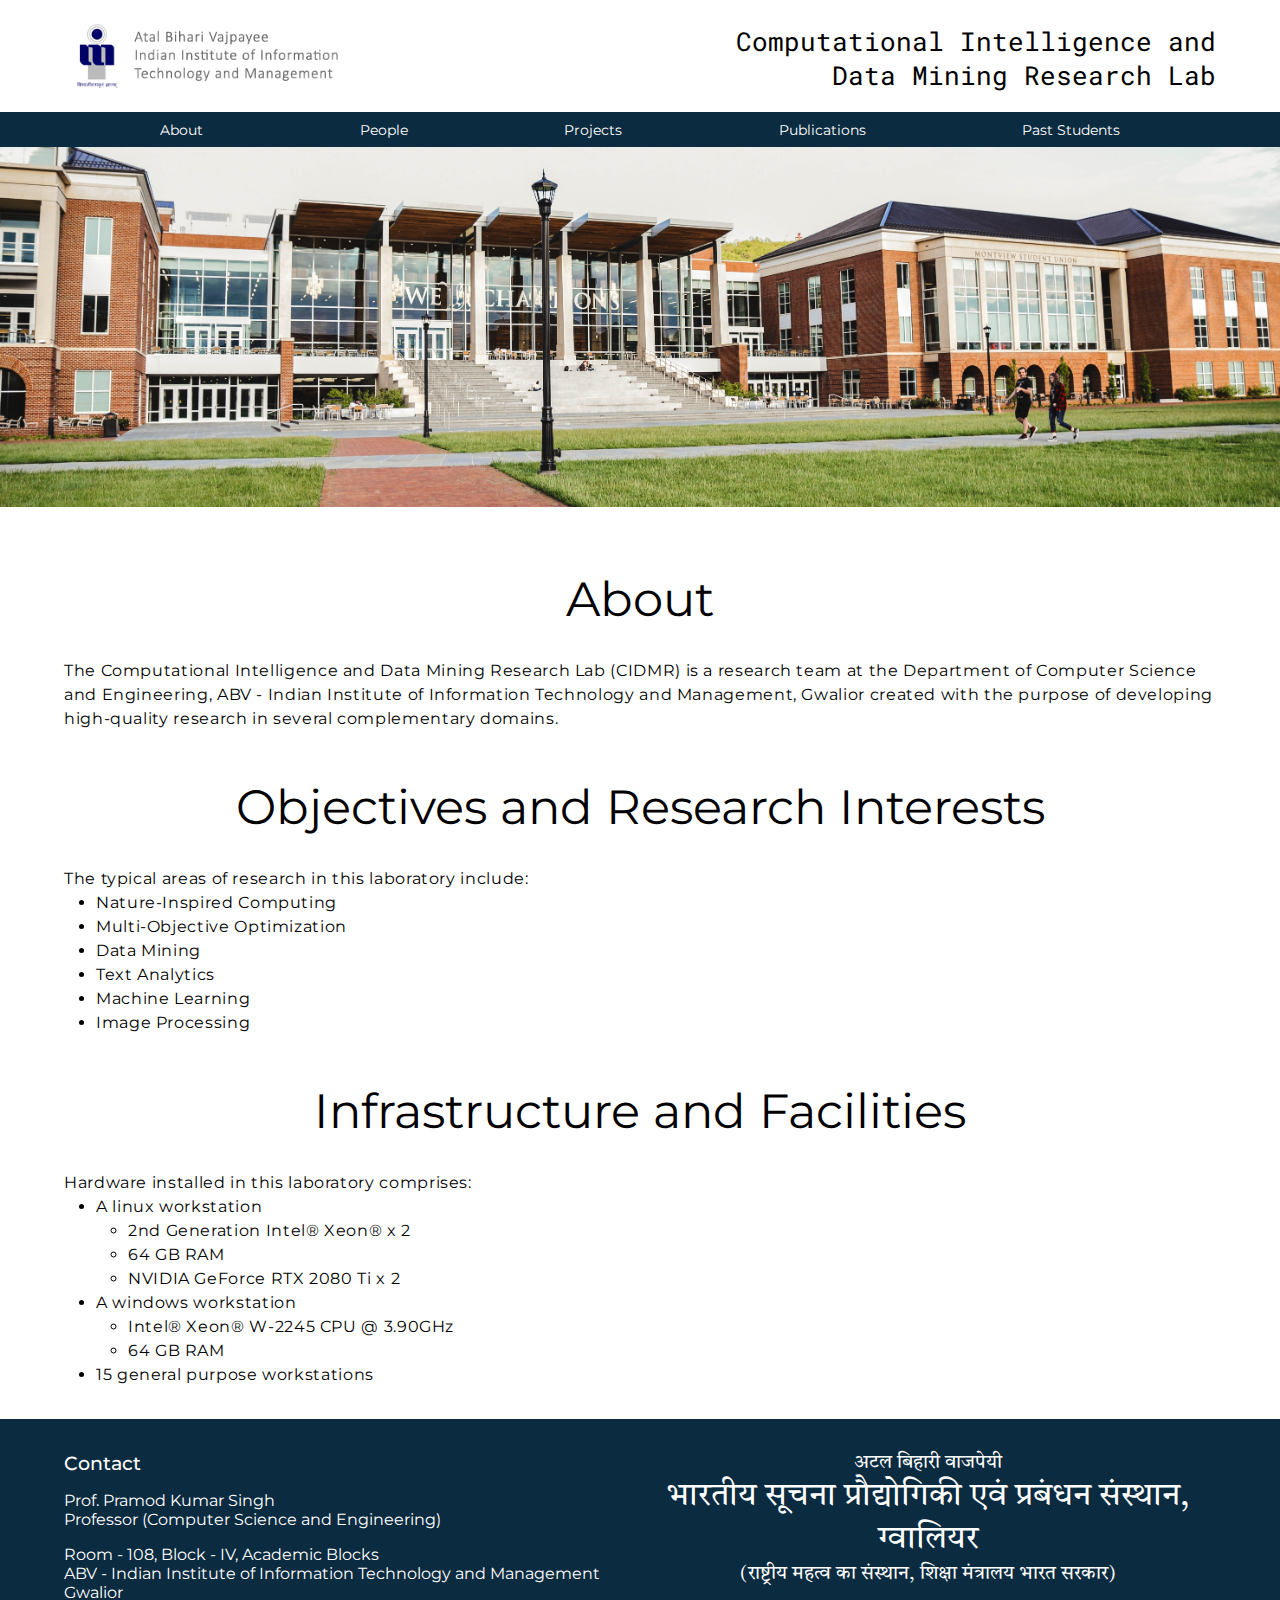
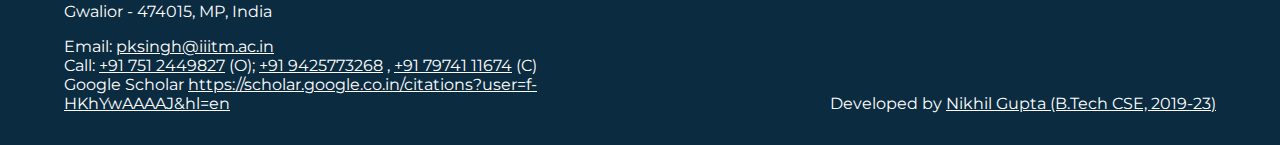
<file: index.html>
<!DOCTYPE html>
<html lang="en">
  <head>
    <meta charset="UTF-8" />
    <meta http-equiv="X-UA-Compatible" content="IE=edge" />
    <meta name="viewport" content="width=device-width, initial-scale=1.0" />
    <meta
      name="description"
      content="Computational Intelligence and Data Mining Research Lab"
    />
    <title>Home</title>
    <link rel="stylesheet" href="/global/global.style.css" />
    <link rel="stylesheet" href="/homepage.style.css" />
    <link rel="shortcut icon" href="favicon.ico" type="image/x-icon" />

    <!-- defered scripts -->
    <script src="/global/global.app.js" defer></script>
  </head>
  <body>
    <!-- header section -->
    <header>
      <div class="header-top-section padded-container">
        <div class="header-item logo-container">
          <a href="/">
            <img
              src="/assets/institute-logo.png"
              alt="institute-logo"
              class="logo"
              width="360"
              height="80"
            />
          </a>
        </div>
        <div class="header-item lab-name">
          <div>Computational Intelligence and</div>
          <div>Data Mining Research Lab</div>
        </div>
      </div>
      <nav class="full-width">
        <ul class="nav-links">
          <li class="nav-link"><a href="/">About</a></li>
          <li class="nav-link"><a href="/people">People</a></li>
          <li class="nav-link"><a href="/projects">Projects</a></li>
          <li class="nav-link"><a href="/publications">Publications</a></li>
          <li class="nav-link"><a href="/past-students">Past Students</a></li>
        </ul>
      </nav>
    </header>

    <!-- main section -->
    <main id="homepage-main">
      <div class="hero-image-container full-width">
        <img
          src="/assets/homepage/institute-building.jpg"
          alt="hero-image"
          class="hero-image"
        />
      </div>

      <section class="padded-container page-content">
        <h1 class="page-content-heading">About</h1>
        <p>
          The Computational Intelligence and Data Mining Research Lab (CIDMR) is
          a research team at the Department of Computer Science and Engineering,
          ABV - Indian Institute of Information Technology and Management,
          Gwalior created with the purpose of developing high-quality research
          in several complementary domains.
        </p>
      </section>
      <section class="padded-container page-content">
        <h1 class="page-content-heading">Objectives and Research Interests</h1>
        <p class="page-content-subheading">
          The typical areas of research in this laboratory include:
        </p>
        <ul>
          <li>Nature-Inspired Computing</li>
          <li>Multi-Objective Optimization</li>
          <li>Data Mining</li>
          <li>Text Analytics</li>
          <li>Machine Learning</li>
          <li>Image Processing</li>
        </ul>
      </section>

      <section class="padded-container page-content">
        <h1 class="page-content-heading">Infrastructure and Facilities</h1>
        <p class="page-content-subheading">
          Hardware installed in this laboratory comprises:
        </p>
        <ul>
          <li>
            A linux workstation
            <ul>
              <li>2nd Generation Intel® Xeon® x 2</li>
              <li>64 GB RAM</li>
              <li>NVIDIA GeForce RTX 2080 Ti x 2</li>
            </ul>
          </li>
          <li>
            A windows workstation
            <ul>
              <li>Intel® Xeon® W-2245 CPU @ 3.90GHz</li>
              <li>64 GB RAM</li>
            </ul>
          </li>
          <li>15 general purpose workstations</li>
        </ul>
      </section>
    </main>

    <!-- footer section -->
    <footer class="full-width">
      <div class="padded-container footer-container">
        <!-- contact section -->
        <div class="footer-child">
          <div class="footer-section">
            <div class="footer-title">Contact</div>
          </div>
          <div class="footer-section">
            <p>Prof. Pramod Kumar Singh</p>
            <p>Professor (Computer Science and Engineering)</p>
          </div>
          <div class="footer-section">
            <p>Room - 108, Block - IV, Academic Blocks</p>
            <p>
              ABV - Indian Institute of Information Technology and Management
              Gwalior
            </p>
            <p>Gwalior - 474015, MP, India</p>
          </div>
          <div class="footer-section">
            <p>
              Email:
              <a target="_blank" href="mailto:pksingh@iiitm.ac.in">
                pksingh@iiitm.ac.in
              </a>
            </p>
            <p>
              Call:
              <a target="_blank" href="tel:+91 751 2449827">+91 751 2449827</a>
              (O);
              <a target="_blank" href="tel:+91 9425773268">+91 9425773268</a> ,
              <a target="_blank" href="tel:+91 79741 11674">+91 79741 11674</a>
              (C)
            </p>
            <p>
              Google Scholar
              <a
                target="_blank"
                href="https://scholar.google.co.in/citations?user=f-HKhYwAAAAJ&hl=en"
              >
                https://scholar.google.co.in/citations?user=f-HKhYwAAAAJ&hl=en
              </a>
            </p>
          </div>
        </div>

        <!-- institute name and developed by section -->
        <div class="footer-child">
          <div class="footer-section">
            <div class="institute-name-hindi-container">
              <p>अटल बिहारी वाजपेयी</p>
              <p class="paragraph-emphasis">
                भारतीय सूचना प्रौद्योगिकी एवं प्रबंधन संस्थान, ग्वालियर
              </p>
              <p>(राष्ट्रीय महत्व का संस्थान, शिक्षा मंत्रालय भारत सरकार)</p>
            </div>
          </div>
          <div class="footer-section">
            <p>
              Developed by
              <a target="_blank" href="https://www.linkedin.com/in/theninza">
                Nikhil Gupta (B.Tech CSE, 2019-23)
              </a>
            </p>
          </div>
        </div>
      </div>
    </footer>

    <div class="scroll-to-top">^</div>
  </body>
</html>
</file>
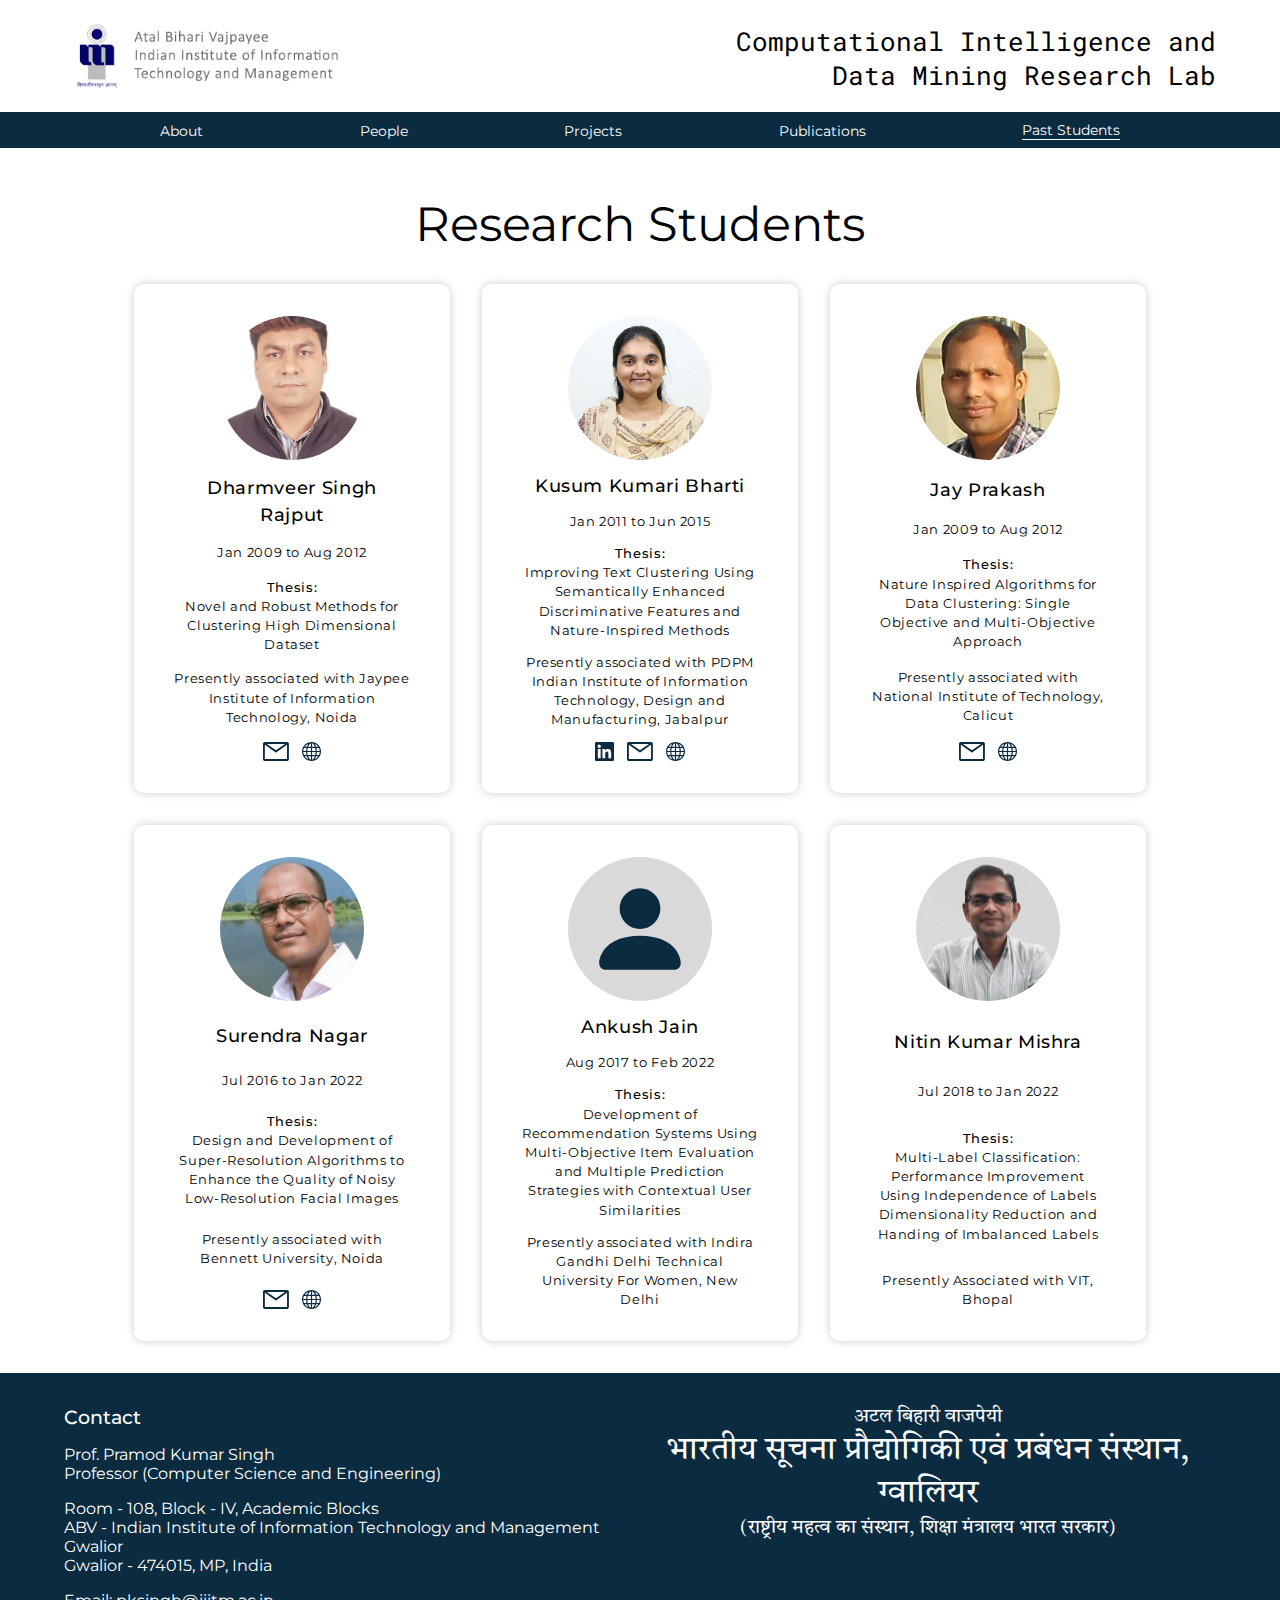
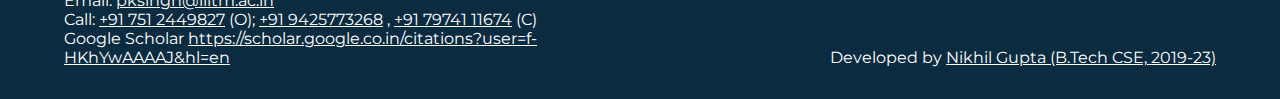
<file: past-students/index.html>
<!DOCTYPE html>
<html lang="en">
  <head>
    <meta charset="UTF-8" />
    <meta http-equiv="X-UA-Compatible" content="IE=edge" />
    <meta name="viewport" content="width=device-width, initial-scale=1.0" />
    <meta
      name="description"
      content="Computational Intelligence and Data Mining Research Lab"
    />
    <title>People</title>
    <link rel="stylesheet" href="/global/global.style.css" />
    <link rel="stylesheet" href="/people/people.style.css" />
    <!-- defered scripts -->
    <script src="/global/global.app.js" defer></script>
    <script src="/people/carousel.js" defer></script>
  </head>
  <body>
    <!-- header section -->
    <header>
      <div class="header-top-section padded-container">
        <div class="header-item logo-container">
          <a href="/">
            <img
              src="/assets/institute-logo.png"
              alt="institute-logo"
              class="logo"
              width="360"
              height="80"
            />
          </a>
        </div>
        <div class="header-item lab-name">
          <div>Computational Intelligence and</div>
          <div>Data Mining Research Lab</div>
        </div>
      </div>
      <nav class="full-width">
        <ul class="nav-links">
          <li class="nav-link"><a href="/">About</a></li>
          <li class="nav-link"><a href="/people">People</a></li>
          <li class="nav-link"><a href="/projects">Projects</a></li>
          <li class="nav-link"><a href="/publications">Publications</a></li>
          <li class="nav-link"><a href="/past-students">Past Students</a></li>
        </ul>
      </nav>
    </header>

    <!-- main section -->
    <main>
      <!-- Cards -->
      <section class="padded-container page-content">
        <h1 class="page-content-heading">Research Students</h1>
        <div class="card-container">
          <div class="card" id="dharmveer-singh-rajput">
            <div class="card-section">
              <div class="card-profile-container">
                <img
                  src="/assets/profile/dharmveer.jpeg"
                  alt="profile"
                  class="card-profile-image"
                />
              </div>
            </div>
            <div class="card-section">
              <div class="card-text card-heading">Dharmveer Singh Rajput</div>
            </div>
            <div class="card-section">
              <div class="card-text">Jan 2009 to Aug 2012</div>
            </div>
            <div class="card-section">
              <div class="card-text card-subheading">Thesis:</div>
              <div class="card-text">
                Novel and Robust Methods for Clustering High Dimensional Dataset
              </div>
            </div>
            <div class="card-section">
              <div class="card-text">
                Presently associated with Jaypee Institute of Information
                Technology, Noida
              </div>
            </div>

            <div class="card-section">
              <div class="card-links">
                <a target="_blank" href="mailto:dharmveer.rajpoot@jiit.ac.in">
                  <img
                    src="/assets/icons/mail.svg"
                    alt="mail"
                    class="card-link-icon"
                  />
                </a>
                <a
                  target="_blank"
                  href="https://www.jiit.ac.in/dr-dharmveer-singh-rajpoot"
                >
                  <img
                    src="/assets/icons/web.svg"
                    alt="website"
                    class="card-link-icon"
                  />
                </a>
              </div>
            </div>
          </div>

          <div class="card" id="kusum-kumari-bharti">
            <div class="card-section">
              <div class="card-profile-container">
                <img
                  src="/assets/profile/kusum.jpeg"
                  alt="profile"
                  class="card-profile-image"
                />
              </div>
            </div>
            <div class="card-section">
              <div class="card-text card-heading">Kusum Kumari Bharti</div>
            </div>
            <div class="card-section">
              <div class="card-text">Jan 2011 to Jun 2015</div>
            </div>
            <div class="card-section">
              <div class="card-text card-subheading">Thesis:</div>
              <div class="card-text">
                Improving Text Clustering Using Semantically Enhanced
                Discriminative Features and Nature-Inspired Methods
              </div>
            </div>
            <div class="card-section">
              <div class="card-text">
                Presently associated with PDPM Indian Institute of Information
                Technology, Design and Manufacturing, Jabalpur
              </div>
            </div>

            <div class="card-section">
              <div class="card-links">
                <a
                  target="_blank"
                  href="https://www.linkedin.com/in/kusum-kumari-bharti-10598627/"
                >
                  <img
                    src="/assets/icons/linkedin.svg"
                    alt="linkedin"
                    class="card-link-icon"
                  />
                </a>
                <a target="_blank" href="mailto:kusum@iiitdmj.ac.in">
                  <img
                    src="/assets/icons/mail.svg"
                    alt="mail"
                    class="card-link-icon"
                  />
                </a>
                <a
                  target="_blank"
                  href="http://cse.iiitdmj.ac.in/faculty_page.php?id=kusum@iiitdmj.ac.in"
                >
                  <img
                    src="/assets/icons/web.svg"
                    alt="website"
                    class="card-link-icon"
                  />
                </a>
              </div>
            </div>
          </div>

          <div class="card" id="jai-prakash">
            <div class="card-section">
              <div class="card-profile-container">
                <img
                  src="/assets/profile/jayprakash.jpeg"
                  alt="profile"
                  class="card-profile-image"
                />
              </div>
            </div>
            <div class="card-section">
              <div class="card-text card-heading">Jay Prakash</div>
            </div>
            <div class="card-section">
              <div class="card-text">Jan 2009 to Aug 2012</div>
            </div>
            <div class="card-section">
              <div class="card-text card-subheading">Thesis:</div>
              <div class="card-text">
                Nature Inspired Algorithms for Data Clustering: Single Objective
                and Multi-Objective Approach
              </div>
            </div>
            <div class="card-section">
              <div class="card-text">
                Presently associated with National Institute of Technology,
                Calicut
              </div>
            </div>

            <div class="card-section">
              <div class="card-links">
                <a target="_blank" href="mailto:jayprakash@nitc.ac.in">
                  <img
                    src="/assets/icons/mail.svg"
                    alt="mail"
                    class="card-link-icon"
                  />
                </a>
                <a
                  target="_blank"
                  href="https://people.cse.nitc.ac.in/jayprakash/"
                >
                  <img
                    src="/assets/icons/web.svg"
                    alt="website"
                    class="card-link-icon"
                  />
                </a>
              </div>
            </div>
          </div>

          <div class="card" id="surendra-nagar">
            <div class="card-section">
              <div class="card-profile-container">
                <img
                  src="/assets/profile/surendra.jpg"
                  alt="profile"
                  class="card-profile-image"
                />
              </div>
            </div>
            <div class="card-section">
              <div class="card-text card-heading">Surendra Nagar</div>
            </div>
            <div class="card-section">
              <div class="card-text">Jul 2016 to Jan 2022</div>
            </div>
            <div class="card-section">
              <div class="card-text card-subheading">Thesis:</div>
              <div class="card-text">
                Design and Development of Super-Resolution Algorithms to Enhance
                the Quality of Noisy Low-Resolution Facial Images
              </div>
            </div>
            <div class="card-section">
              <div class="card-text">
                Presently associated with Bennett University, Noida
              </div>
            </div>

            <div class="card-section">
              <div class="card-links">
                <a target="_blank" href="mailto:surendra.nagar@bennett.edu.in">
                  <img
                    src="/assets/icons/mail.svg"
                    alt="mail"
                    class="card-link-icon"
                  />
                </a>
                <a
                  target="_blank"
                  href="https://www.bennett.edu.in/faculties/dr-surendra-nagar/"
                >
                  <img
                    src="/assets/icons/web.svg"
                    alt="website"
                    class="card-link-icon"
                  />
                </a>
              </div>
            </div>
          </div>

          <div class="card" id="ankush-jain">
            <div class="card-section">
              <div class="card-profile-container">
                <img
                  src="/assets/profile/anonymous.svg"
                  alt="profile"
                  class="card-profile-image"
                />
              </div>
            </div>
            <div class="card-section">
              <div class="card-text card-heading">Ankush Jain</div>
            </div>
            <div class="card-section">
              <div class="card-text">Aug 2017 to Feb 2022</div>
            </div>
            <div class="card-section">
              <div class="card-text card-subheading">Thesis:</div>
              <div class="card-text">
                Development of Recommendation Systems Using Multi-Objective Item
                Evaluation and Multiple Prediction Strategies with Contextual
                User Similarities
              </div>
            </div>
            <div class="card-section">
              <div class="card-text">
                Presently associated with Indira Gandhi Delhi Technical
                University For Women, New Delhi
              </div>
            </div>
          </div>
          <div class="card" id="nitin-kumar-mishra">
            <div class="card-section">
              <div class="card-profile-container">
                <img
                  src="/assets/profile/nitin.jpg"
                  alt="profile"
                  class="card-profile-image"
                />
              </div>
            </div>
            <div class="card-section">
              <div class="card-text card-heading">Nitin Kumar Mishra</div>
            </div>
            <div class="card-section">
              <div class="card-text">Jul 2018 to Jan 2022</div>
            </div>
            <div class="card-section">
              <div class="card-text card-subheading">Thesis:</div>
              <div class="card-text">
                Multi-Label Classification: Performance Improvement Using
                Independence of Labels Dimensionality Reduction and Handing of
                Imbalanced Labels
              </div>
            </div>
            <div class="card-section">
              <div class="card-text">Presently Associated with VIT, Bhopal</div>
            </div>
          </div>
        </div>
      </section>
    </main>

    <!-- footer section -->
    <footer class="full-width">
      <div class="padded-container footer-container">
        <!-- contact section -->
        <div class="footer-child">
          <div class="footer-section">
            <div class="footer-title">Contact</div>
          </div>
          <div class="footer-section">
            <p>Prof. Pramod Kumar Singh</p>
            <p>Professor (Computer Science and Engineering)</p>
          </div>
          <div class="footer-section">
            <p>Room - 108, Block - IV, Academic Blocks</p>
            <p>
              ABV - Indian Institute of Information Technology and Management
              Gwalior
            </p>
            <p>Gwalior - 474015, MP, India</p>
          </div>
          <div class="footer-section">
            <p>
              Email:
              <a target="_blank" href="mailto:pksingh@iiitm.ac.in">
                pksingh@iiitm.ac.in
              </a>
            </p>
            <p>
              Call:
              <a target="_blank" href="tel:+91 751 2449827">+91 751 2449827</a>
              (O);
              <a target="_blank" href="tel:+91 9425773268">+91 9425773268</a> ,
              <a target="_blank" href="tel:+91 79741 11674">+91 79741 11674</a>
              (C)
            </p>
            <p>
              Google Scholar
              <a
                target="_blank"
                href="https://scholar.google.co.in/citations?user=f-HKhYwAAAAJ&hl=en"
              >
                https://scholar.google.co.in/citations?user=f-HKhYwAAAAJ&hl=en
              </a>
            </p>
          </div>
        </div>

        <!-- institute name and developed by section -->
        <div class="footer-child">
          <div class="footer-section">
            <div class="institute-name-hindi-container">
              <p>अटल बिहारी वाजपेयी</p>
              <p class="paragraph-emphasis">
                भारतीय सूचना प्रौद्योगिकी एवं प्रबंधन संस्थान, ग्वालियर
              </p>
              <p>(राष्ट्रीय महत्व का संस्थान, शिक्षा मंत्रालय भारत सरकार)</p>
            </div>
          </div>
          <div class="footer-section">
            <p>
              Developed by
              <a target="_blank" href="https://www.linkedin.com/in/theninza">
                Nikhil Gupta (B.Tech CSE, 2019-23)
              </a>
            </p>
          </div>
        </div>
      </div>
    </footer>

    <div class="scroll-to-top">^</div>
  </body>
</html>
</file>
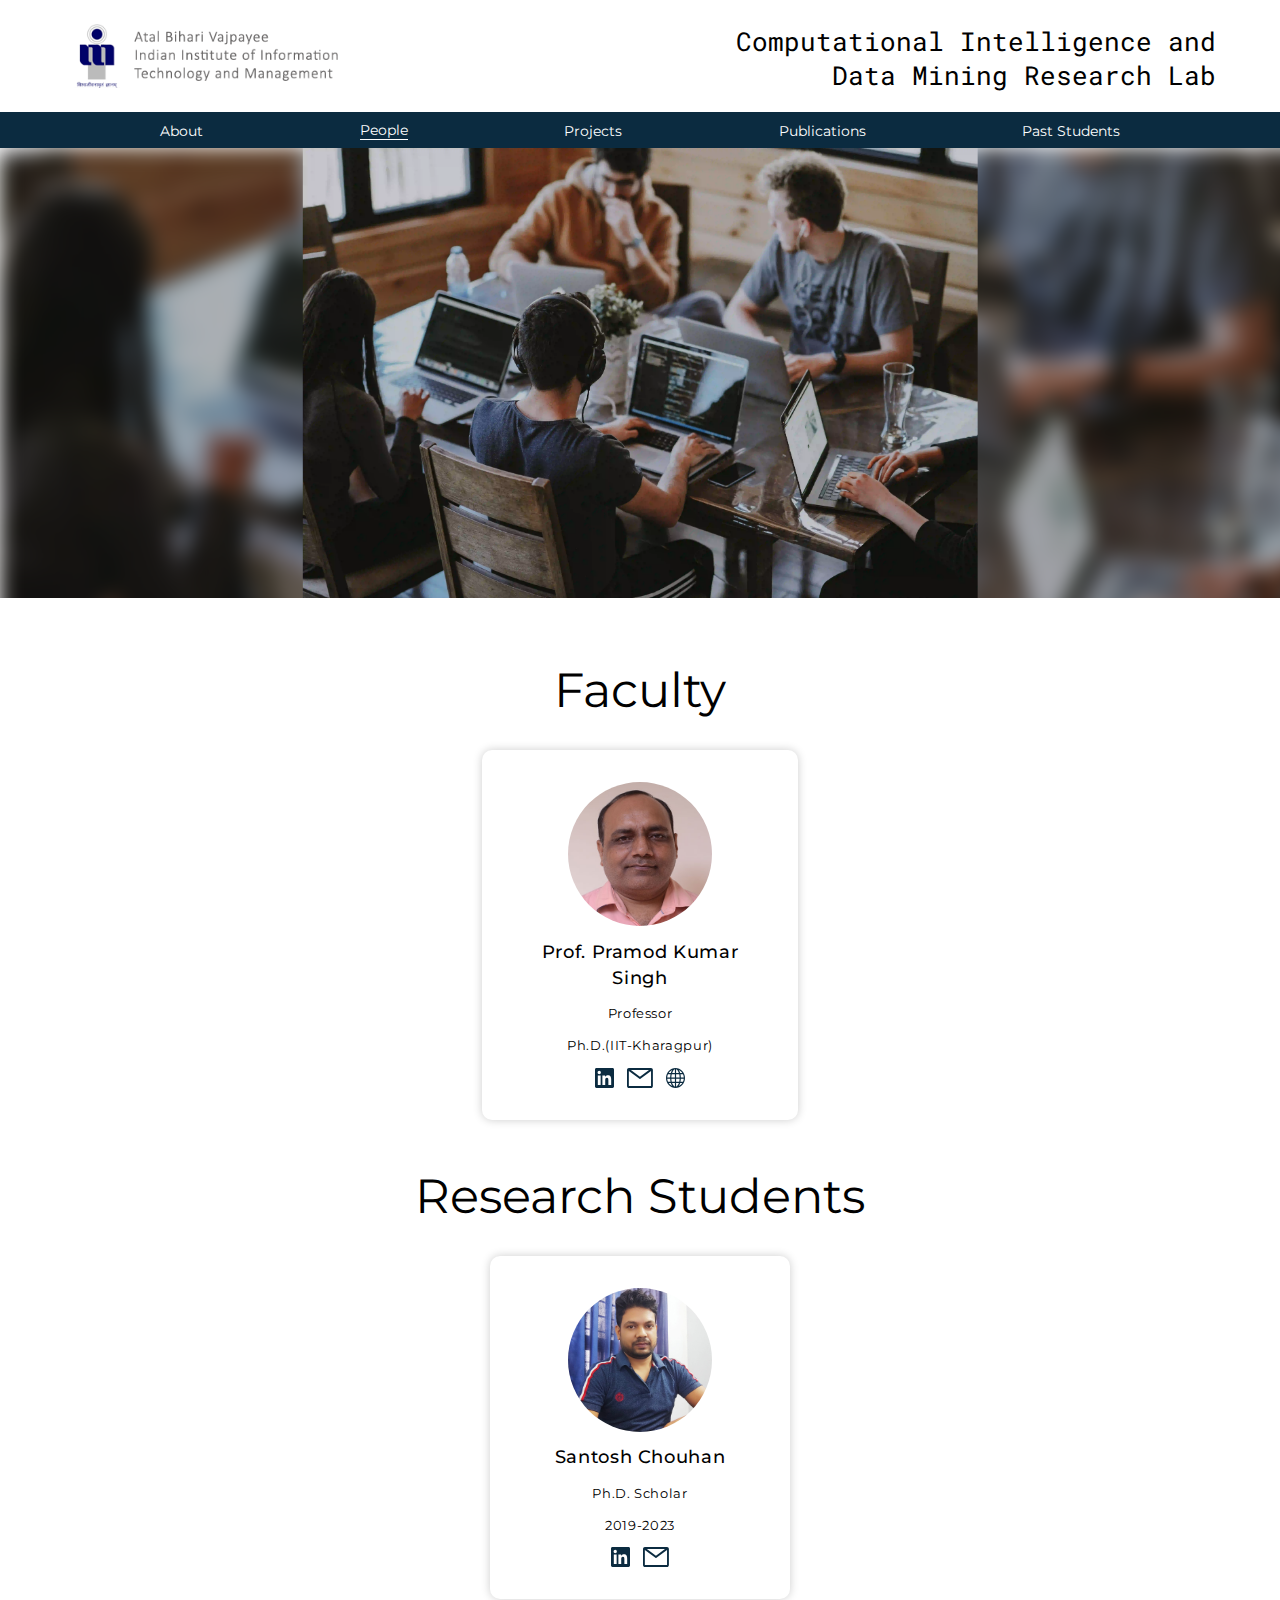
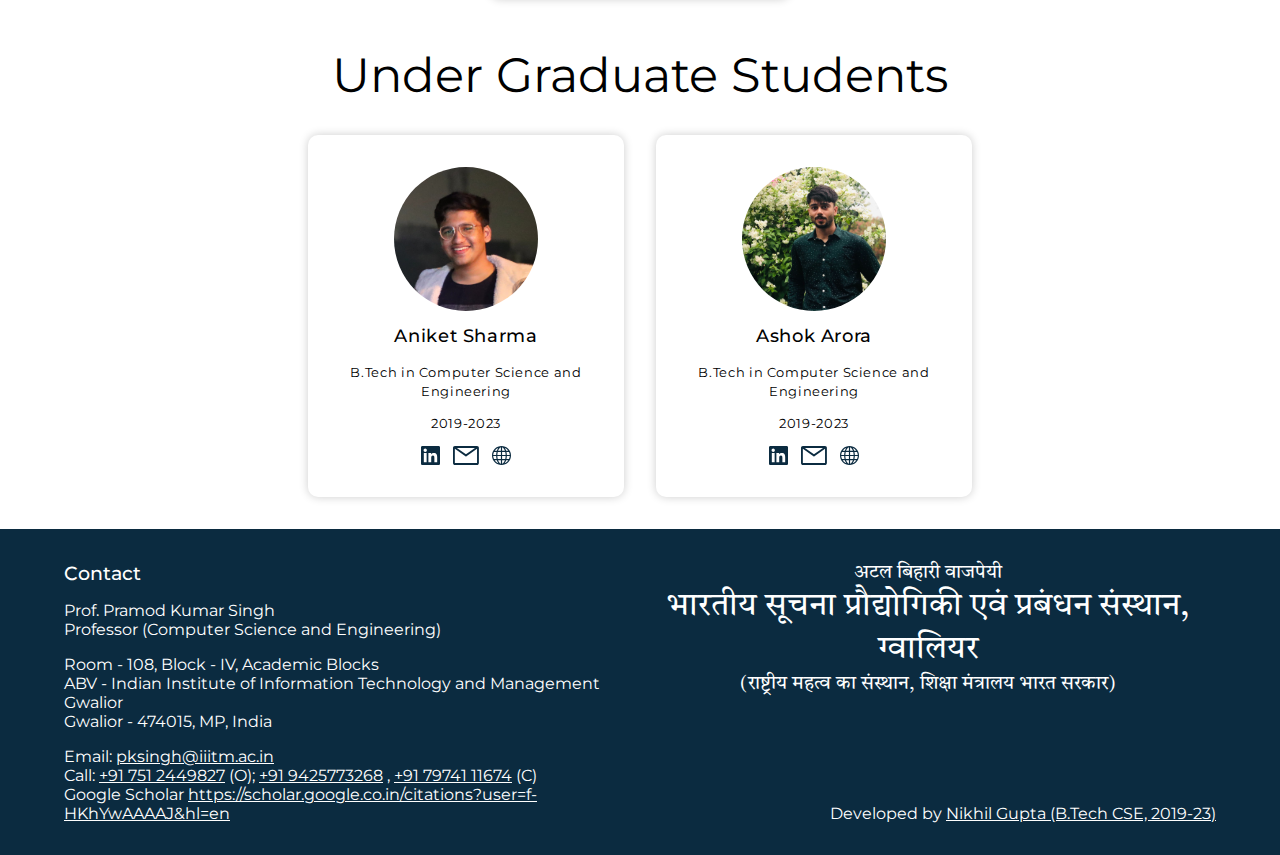
<file: people/index.html>
<!DOCTYPE html>
<html lang="en">
  <head>
    <meta charset="UTF-8" />
    <meta http-equiv="X-UA-Compatible" content="IE=edge" />
    <meta name="viewport" content="width=device-width, initial-scale=1.0" />
    <meta
      name="description"
      content="Computational Intelligence and Data Mining Research Lab"
    />
    <title>People</title>
    <link rel="stylesheet" href="/global/global.style.css" />
    <link rel="stylesheet" href="/people/people.style.css" />

    <!-- swiper js imports -->
    <link
      rel="stylesheet"
      href="https://cdn.jsdelivr.net/npm/swiper@8/swiper-bundle.min.css"
    />
    <script
      src="https://cdn.jsdelivr.net/npm/swiper@8/swiper-bundle.min.js"
      defer
    ></script>

    <!-- defered scripts -->
    <script src="/global/global.app.js" defer></script>
    <script src="/people/carousel.js" defer></script>
  </head>
  <body>
    <!-- header section -->
    <header>
      <div class="header-top-section padded-container">
        <div class="header-item logo-container">
          <a href="/">
            <img
              src="/assets/institute-logo.png"
              alt="institute-logo"
              class="logo"
              width="360"
              height="80"
            />
          </a>
        </div>
        <div class="header-item lab-name">
          <div>Computational Intelligence and</div>
          <div>Data Mining Research Lab</div>
        </div>
      </div>
      <nav class="full-width">
        <ul class="nav-links">
          <li class="nav-link"><a href="/">About</a></li>
          <li class="nav-link"><a href="/people">People</a></li>
          <li class="nav-link"><a href="/projects">Projects</a></li>
          <li class="nav-link"><a href="/publications">Publications</a></li>
          <li class="nav-link"><a href="/past-students">Past Students</a></li>
        </ul>
      </nav>
    </header>

    <!-- main section -->
    <main>
      <div class="carousel-container full-width swiper">
        <!-- overlay -->
        <div class="carausel-background-overlay-container">
          <img
            src="/assets/people/1.webp"
            alt="carousel-background"
            class="carousel-background-overlay"
          />
        </div>

        <!-- controls -->
        <div class="carousel-control carousel-control-left">
          <img
            src="/assets/people/left-arrow.svg"
            alt="left-arrow"
            class="carousel-control-icon"
            width="75"
            height="75"
          />
        </div>
        <div class="carousel-control carousel-control-right">
          <img
            src="/assets/people/right-arrow.svg"
            alt="right-arrow"
            class="carousel-control-icon"
            width="75"
            height="75"
          />
        </div>

        <!-- actual images -->
        <div class="carousel-image-container swiper-wrapper">
          <div class="swiper-slide">
            <img
              src="/assets/people/1.webp"
              alt="carousel-image"
              class="carousel-image"
              height="400"
              width="400"
            />
          </div>
        </div>
      </div>

      <!-- Cards -->
      <section class="padded-container page-content">
        <h1 class="page-content-heading">Faculty</h1>
        <div class="card-container">
          <div class="card" id="pk-singh">
            <div class="card-section">
              <div class="card-profile-container">
                <img
                  src="/assets/profile/faculty.jpeg"
                  alt="profile"
                  class="card-profile-image"
                />
              </div>
            </div>
            <div class="card-section">
              <div class="card-text card-heading">Prof. Pramod Kumar Singh</div>
            </div>
            <div class="card-section">
              <div class="card-text">Professor</div>
            </div>
            <div class="card-section">
              <div class="card-text">Ph.D.(IIT-Kharagpur)</div>
            </div>
            <div class="card-section">
              <div class="card-links">
                <a
                  target="_blank"
                  href="https://www.linkedin.com/in/pramod-singh-2a899418"
                >
                  <img
                    src="/assets/icons/linkedin.svg"
                    alt="linkedin"
                    class="card-link-icon"
                  />
                </a>
                <a target="_blank" href="mailto:pksingh@iiitm.ac.in">
                  <img
                    src="/assets/icons/mail.svg"
                    alt="mail"
                    class="card-link-icon"
                  />
                </a>
                <a
                  target="_blank"
                  href="https://www.iiitm.ac.in/index.php/en/component/splms/teacher/Dr.PKSingh"
                >
                  <img
                    src="/assets/icons/web.svg"
                    alt="website"
                    class="card-link-icon"
                  />
                </a>
              </div>
            </div>
          </div>
        </div>
      </section>

      <section class="padded-container page-content">
        <h1 class="page-content-heading">Research Students</h1>
        <div class="card-container">
          <div class="card" id="santosh-chouhan">
            <div class="card-section">
              <div class="card-profile-container">
                <img
                  src="/assets/profile/santosh.jpeg"
                  alt="profile"
                  class="card-profile-image"
                />
              </div>
            </div>
            <div class="card-section">
              <div class="card-text card-heading">Santosh Chouhan</div>
            </div>
            <div class="card-section">
              <div class="card-text">Ph.D. Scholar</div>
            </div>
            <div class="card-section">
              <div class="card-text">2019-2023</div>
            </div>
            <div class="card-section">
              <div class="card-links">
                <a
                  target="_blank"
                  href="https://www.linkedin.com/in/santosh-chouhan-92482b122/"
                >
                  <img
                    src="/assets/icons/linkedin.svg"
                    alt="linkedin"
                    class="card-link-icon"
                  />
                </a>
                <a target="_blank" href="mailto:santosh.prk22@gmail.com">
                  <img
                    src="/assets/icons/mail.svg"
                    alt="mail"
                    class="card-link-icon"
                  />
                </a>
              </div>
            </div>
          </div>
        </div>
      </section>

      <section class="padded-container page-content">
        <h1 class="page-content-heading">Under Graduate Students</h1>
        <div class="card-container">
          <div class="card" id="aniket-sharma">
            <div class="card-section">
              <div class="card-profile-container">
                <img
                  src="/assets/profile/aniket.jpeg"
                  alt="profile"
                  class="card-profile-image"
                />
              </div>
            </div>
            <div class="card-section">
              <div class="card-text card-heading">Aniket Sharma</div>
            </div>
            <div class="card-section">
              <div class="card-text">
                B.Tech in Computer Science and Engineering
              </div>
            </div>
            <div class="card-section">
              <div class="card-text">2019-2023</div>
            </div>
            <div class="card-section">
              <div class="card-links">
                <a
                  target="_blank"
                  href="https://www.linkedin.com/in/aniketsharma00411"
                >
                  <img
                    src="/assets/icons/linkedin.svg"
                    alt="linkedin"
                    class="card-link-icon"
                  />
                </a>
                <a target="_blank" href="mailto:aniketsharma00411@gmail.com">
                  <img
                    src="/assets/icons/mail.svg"
                    alt="mail"
                    class="card-link-icon"
                  />
                </a>
                <a target="_blank" href="https://www.aniketsharma.net/">
                  <img
                    src="/assets/icons/web.svg"
                    alt="website"
                    class="card-link-icon"
                  />
                </a>
              </div>
            </div>
          </div>

          <div class="card" id="ashok-arora">
            <div class="card-section">
              <div class="card-profile-container">
                <img
                  src="/assets/profile/ashok.jpeg"
                  alt="profile"
                  class="card-profile-image"
                />
              </div>
            </div>
            <div class="card-section">
              <div class="card-text card-heading">Ashok Arora</div>
            </div>
            <div class="card-section">
              <div class="card-text">
                B.Tech in Computer Science and Engineering
              </div>
            </div>
            <div class="card-section">
              <div class="card-text">2019-2023</div>
            </div>
            <div class="card-section">
              <div class="card-links">
                <a
                  target="_blank"
                  href="https://www.linkedin.com/in/ashok-arora"
                >
                  <img
                    src="/assets/icons/linkedin.svg"
                    alt="linkedin"
                    class="card-link-icon"
                  />
                </a>
                <a target="_blank" href="mailto:arora8715@gmail.com">
                  <img
                    src="/assets/icons/mail.svg"
                    alt="mail"
                    class="card-link-icon"
                  />
                </a>
                <a target="_blank" href="https://ashok-arora.github.io/">
                  <img
                    src="/assets/icons/web.svg"
                    alt="website"
                    class="card-link-icon"
                  />
                </a>
              </div>
            </div>
          </div>
        </div>
      </section>
    </main>

    <!-- footer section -->
    <footer class="full-width">
      <div class="padded-container footer-container">
        <!-- contact section -->
        <div class="footer-child">
          <div class="footer-section">
            <div class="footer-title">Contact</div>
          </div>
          <div class="footer-section">
            <p>Prof. Pramod Kumar Singh</p>
            <p>Professor (Computer Science and Engineering)</p>
          </div>
          <div class="footer-section">
            <p>Room - 108, Block - IV, Academic Blocks</p>
            <p>
              ABV - Indian Institute of Information Technology and Management
              Gwalior
            </p>
            <p>Gwalior - 474015, MP, India</p>
          </div>
          <div class="footer-section">
            <p>
              Email:
              <a target="_blank" href="mailto:pksingh@iiitm.ac.in">
                pksingh@iiitm.ac.in
              </a>
            </p>
            <p>
              Call:
              <a target="_blank" href="tel:+91 751 2449827">+91 751 2449827</a>
              (O);
              <a target="_blank" href="tel:+91 9425773268">+91 9425773268</a> ,
              <a target="_blank" href="tel:+91 79741 11674">+91 79741 11674</a>
              (C)
            </p>
            <p>
              Google Scholar
              <a
                target="_blank"
                href="https://scholar.google.co.in/citations?user=f-HKhYwAAAAJ&hl=en"
              >
                https://scholar.google.co.in/citations?user=f-HKhYwAAAAJ&hl=en
              </a>
            </p>
          </div>
        </div>

        <!-- institute name and developed by section -->
        <div class="footer-child">
          <div class="footer-section">
            <div class="institute-name-hindi-container">
              <p>अटल बिहारी वाजपेयी</p>
              <p class="paragraph-emphasis">
                भारतीय सूचना प्रौद्योगिकी एवं प्रबंधन संस्थान, ग्वालियर
              </p>
              <p>(राष्ट्रीय महत्व का संस्थान, शिक्षा मंत्रालय भारत सरकार)</p>
            </div>
          </div>
          <div class="footer-section">
            <p>
              Developed by
              <a target="_blank" href="https://www.linkedin.com/in/theninza">
                Nikhil Gupta (B.Tech CSE, 2019-23)
              </a>
            </p>
          </div>
        </div>
      </div>
    </footer>

    <div class="scroll-to-top">^</div>
  </body>
</html>
</file>
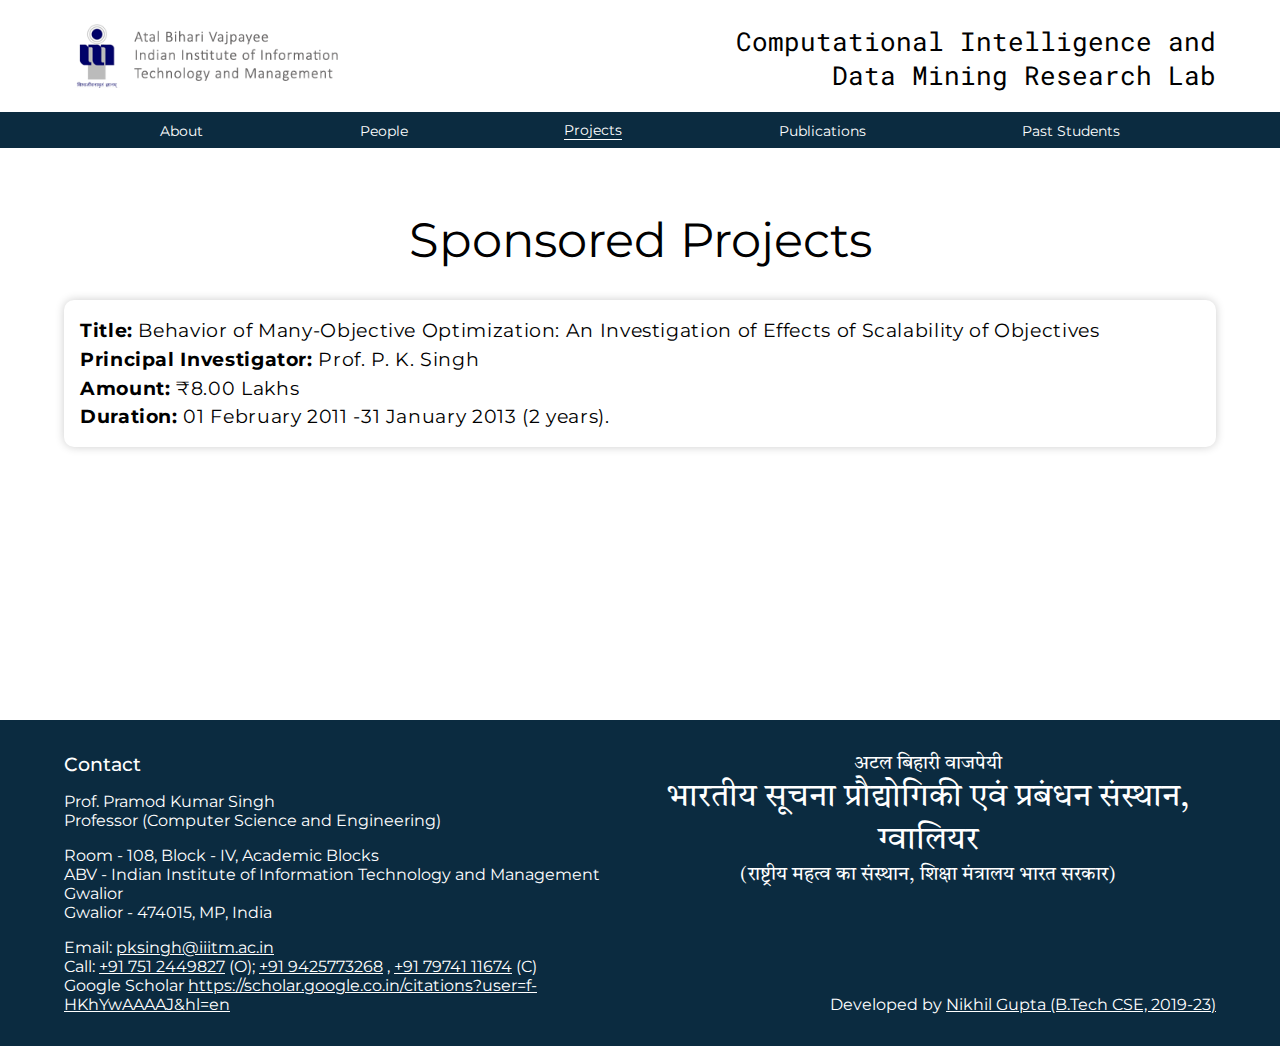
<file: projects/index.html>
<!DOCTYPE html>
<html lang="en">
  <head>
    <meta charset="UTF-8" />
    <meta http-equiv="X-UA-Compatible" content="IE=edge" />
    <meta name="viewport" content="width=device-width, initial-scale=1.0" />
    <meta
      name="description"
      content="Computational Intelligence and Data Mining Research Lab"
    />
    <title>Projects</title>
    <link rel="stylesheet" href="/global/global.style.css" />
    <link rel="stylesheet" href="/projects/projects.style.css" />
    <!-- defered scripts -->
    <script src="/global/global.app.js" defer></script>
  </head>
  <body>
    <!-- header section -->
    <header>
      <div class="header-top-section padded-container">
        <div class="header-item logo-container">
          <a href="/">
            <img
              src="/assets/institute-logo.png"
              alt="institute-logo"
              class="logo"
              width="360"
              height="80"
            />
          </a>
        </div>
        <div class="header-item lab-name">
          <div>Computational Intelligence and</div>
          <div>Data Mining Research Lab</div>
        </div>
      </div>
      <nav class="full-width">
        <ul class="nav-links">
          <li class="nav-link"><a href="/">About</a></li>
          <li class="nav-link"><a href="/people">People</a></li>
          <li class="nav-link"><a href="/projects">Projects</a></li>
          <li class="nav-link"><a href="/publications">Publications</a></li>
          <li class="nav-link"><a href="/past-students">Past Students</a></li>
        </ul>
      </nav>
    </header>

    <!-- main section -->
    <main>
      <div class="hero-image-container full-width"></div>

      <section class="padded-container page-content">
        <h1 class="page-content-heading">Sponsored Projects</h1>
        <div class="big-card">
          <div class="content">
            <span class="title">Title: </span>
            <span class="value">
              Behavior of Many-Objective Optimization: An Investigation of
              Effects of Scalability of Objectives
            </span>
          </div>
          <div class="content">
            <span class="title">Principal Investigator: </span>
            <span class="value">Prof. P. K. Singh</span>
          </div>
          <div class="content">
            <span class="title">Amount: </span>
            <span class="value">₹8.00 Lakhs</span>
          </div>

          <div class="content">
            <span class="title">Duration: </span>
            <span class="value"
              >01 February 2011 -31 January 2013 (2 years).</span
            >
          </div>
        </div>
      </section>
    </main>

    <!-- footer section -->
    <footer class="full-width">
      <div class="padded-container footer-container">
        <!-- contact section -->
        <div class="footer-child">
          <div class="footer-section">
            <div class="footer-title">Contact</div>
          </div>
          <div class="footer-section">
            <p>Prof. Pramod Kumar Singh</p>
            <p>Professor (Computer Science and Engineering)</p>
          </div>
          <div class="footer-section">
            <p>Room - 108, Block - IV, Academic Blocks</p>
            <p>
              ABV - Indian Institute of Information Technology and Management
              Gwalior
            </p>
            <p>Gwalior - 474015, MP, India</p>
          </div>
          <div class="footer-section">
            <p>
              Email:
              <a target="_blank" href="mailto:pksingh@iiitm.ac.in">
                pksingh@iiitm.ac.in
              </a>
            </p>
            <p>
              Call:
              <a target="_blank" href="tel:+91 751 2449827">+91 751 2449827</a>
              (O);
              <a target="_blank" href="tel:+91 9425773268">+91 9425773268</a> ,
              <a target="_blank" href="tel:+91 79741 11674">+91 79741 11674</a>
              (C)
            </p>
            <p>
              Google Scholar
              <a
                target="_blank"
                href="https://scholar.google.co.in/citations?user=f-HKhYwAAAAJ&hl=en"
              >
                https://scholar.google.co.in/citations?user=f-HKhYwAAAAJ&hl=en
              </a>
            </p>
          </div>
        </div>

        <!-- institute name and developed by section -->
        <div class="footer-child">
          <div class="footer-section">
            <div class="institute-name-hindi-container">
              <p>अटल बिहारी वाजपेयी</p>
              <p class="paragraph-emphasis">
                भारतीय सूचना प्रौद्योगिकी एवं प्रबंधन संस्थान, ग्वालियर
              </p>
              <p>(राष्ट्रीय महत्व का संस्थान, शिक्षा मंत्रालय भारत सरकार)</p>
            </div>
          </div>
          <div class="footer-section">
            <p>
              Developed by
              <a target="_blank" href="https://www.linkedin.com/in/theninza">
                Nikhil Gupta (B.Tech CSE, 2019-23)
              </a>
            </p>
          </div>
        </div>
      </div>
    </footer>

    <div class="scroll-to-top">^</div>
  </body>
</html>
</file>
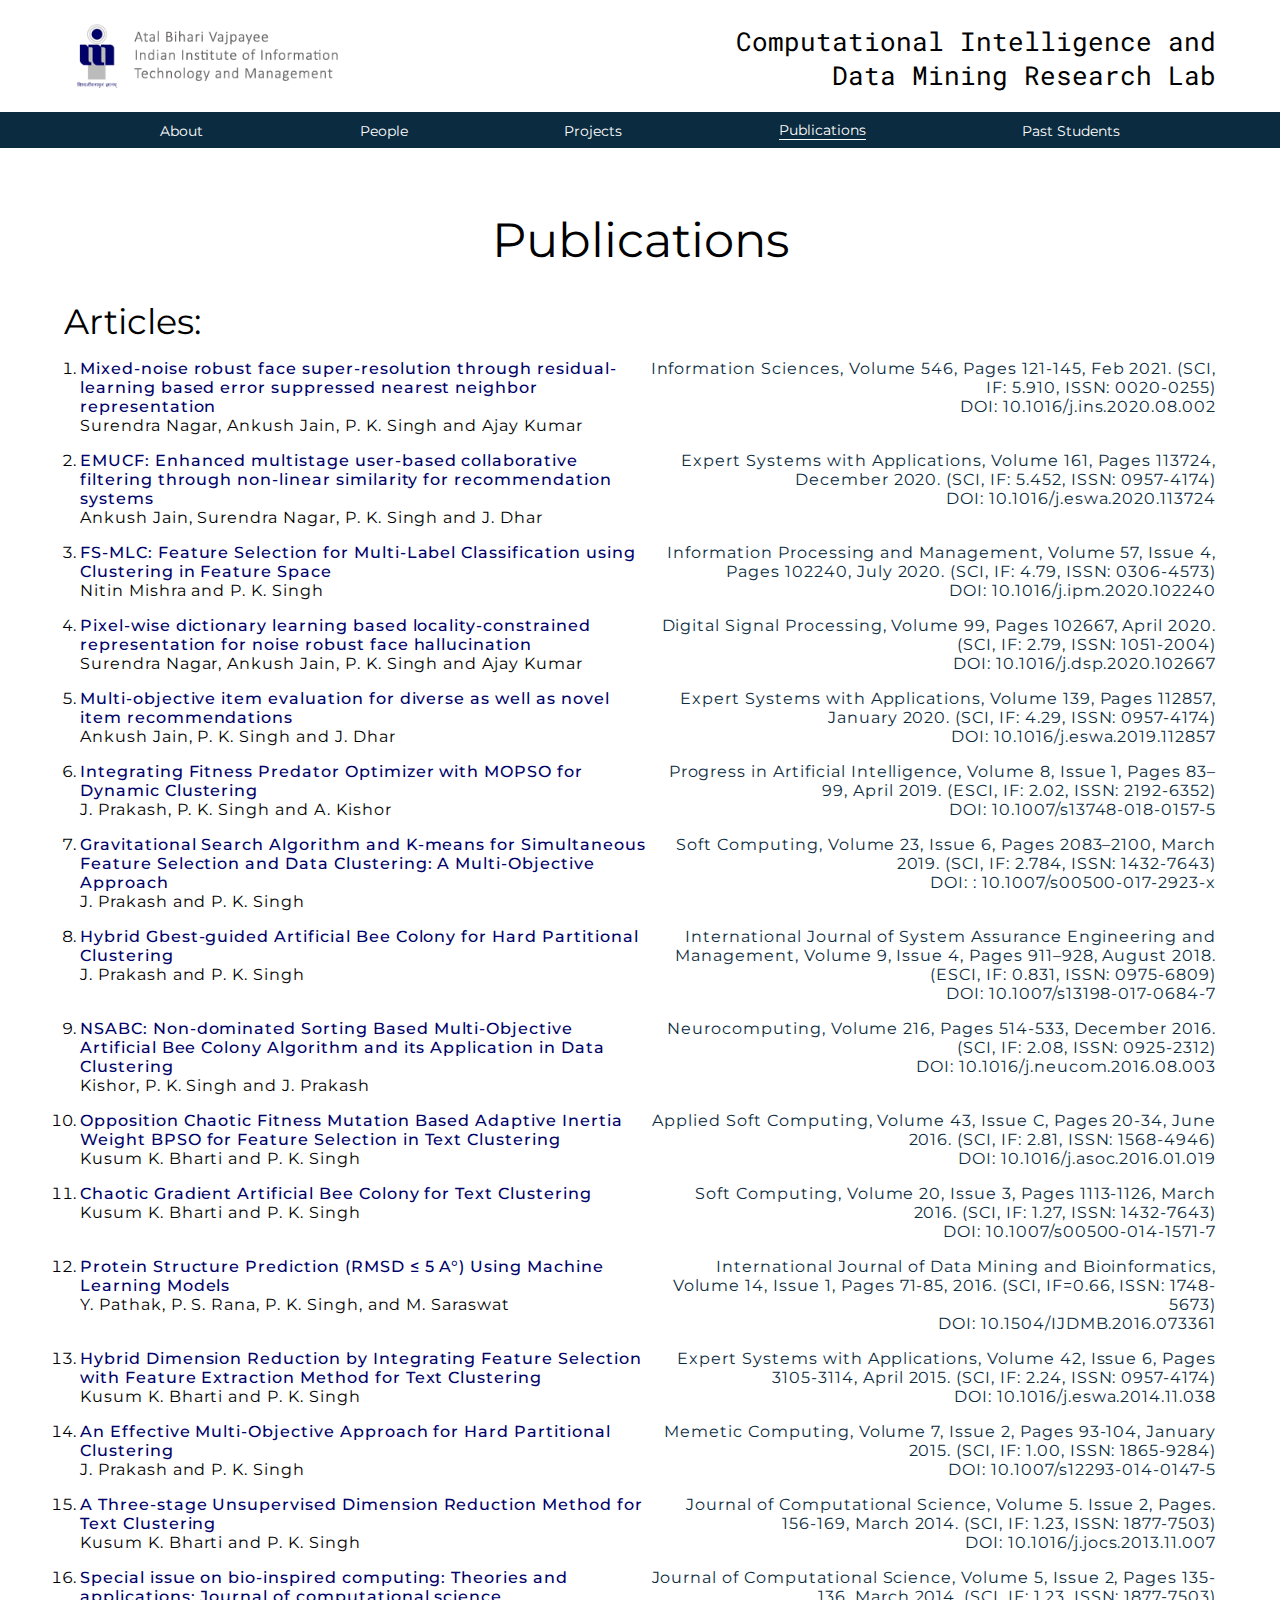
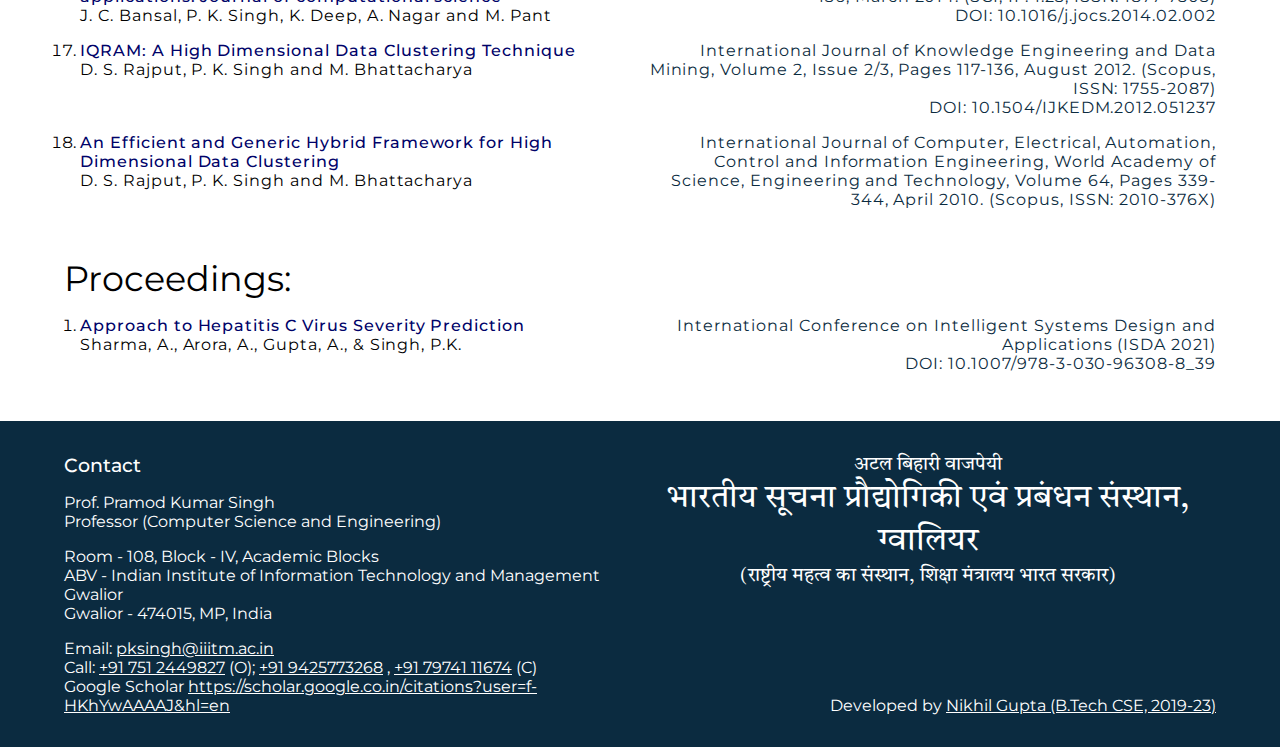
<file: publications/index.html>
<!DOCTYPE html>
<html lang="en">
  <head>
    <meta charset="UTF-8" />
    <meta http-equiv="X-UA-Compatible" content="IE=edge" />
    <meta name="viewport" content="width=device-width, initial-scale=1.0" />
    <meta
      name="description"
      content="Computational Intelligence and Data Mining Research Lab"
    />
    <title>Publications</title>
    <link rel="stylesheet" href="/global/global.style.css" />
    <link rel="stylesheet" href="/publications/publications.style.css" />
    <!-- defered scripts -->
    <script src="/global/global.app.js" defer></script>
  </head>
  <body>
    <!-- header section -->
    <header>
      <div class="header-top-section padded-container">
        <div class="header-item logo-container">
          <a href="/">
            <img
              src="/assets/institute-logo.png"
              alt="institute-logo"
              class="logo"
              width="360"
              height="80"
            />
          </a>
        </div>
        <div class="header-item lab-name">
          <div>Computational Intelligence and</div>
          <div>Data Mining Research Lab</div>
        </div>
      </div>
      <nav class="full-width">
        <ul class="nav-links">
          <li class="nav-link"><a href="/">About</a></li>
          <li class="nav-link"><a href="/people">People</a></li>
          <li class="nav-link"><a href="/projects">Projects</a></li>
          <li class="nav-link"><a href="/publications">Publications</a></li>
          <li class="nav-link"><a href="/past-students">Past Students</a></li>
        </ul>
      </nav>
    </header>

    <!-- main section -->
    <main>
      <div class="hero-image-container full-width"></div>

      <section class="padded-container page-content">
        <h1 class="page-content-heading">Publications</h1>

        <div class="sub-section-container">
          <div class="sub-section">Articles:</div>
          <ol class="sub-section-list">
            <li class="sub-section-list-item">
              <div class="publication-container">
                <div class="column left-col">
                  <div class="publication-name">
                    <a
                      href="https://doi.org/10.1016/j.ins.2020.08.002"
                      target="_blank"
                    >
                      Mixed-noise robust face super-resolution through
                      residual-learning based error suppressed nearest neighbor
                      representation
                    </a>
                  </div>
                  <div class="publication-author">
                    Surendra Nagar, Ankush Jain, P. K. Singh and Ajay Kumar
                  </div>
                </div>
                <div class="column right-col">
                  <div class="publication-domain">
                    Information Sciences, Volume 546, Pages 121-145, Feb 2021.
                    (SCI, IF: 5.910, ISSN: 0020-0255)
                  </div>
                  <div class="publication-doi">
                    DOI: 10.1016/j.ins.2020.08.002
                  </div>
                </div>
              </div>
            </li>
            <li class="sub-section-list-item">
              <div class="publication-container">
                <div class="column left-col">
                  <div class="publication-name">
                    <a
                      href="https://doi.org/10.1016/j.eswa.2020.113724"
                      target="_blank"
                    >
                      EMUCF: Enhanced multistage user-based collaborative
                      filtering through non-linear similarity for recommendation
                      systems
                    </a>
                  </div>
                  <div class="publication-author">
                    Ankush Jain, Surendra Nagar, P. K. Singh and J. Dhar
                  </div>
                </div>
                <div class="column right-col">
                  <div class="publication-domain">
                    Expert Systems with Applications, Volume 161, Pages 113724,
                    December 2020. (SCI, IF: 5.452, ISSN: 0957-4174)
                  </div>
                  <div class="publication-doi">
                    DOI: 10.1016/j.eswa.2020.113724
                  </div>
                </div>
              </div>
            </li>
            <li class="sub-section-list-item">
              <div class="publication-container">
                <div class="column left-col">
                  <div class="publication-name">
                    <a
                      href="https://doi.org/10.1016/j.ipm.2020.102240"
                      target="_blank"
                    >
                      FS-MLC: Feature Selection for Multi-Label Classification
                      using Clustering in Feature Space
                    </a>
                  </div>
                  <div class="publication-author">
                    Nitin Mishra and P. K. Singh
                  </div>
                </div>
                <div class="column right-col">
                  <div class="publication-domain">
                    Information Processing and Management, Volume 57, Issue 4,
                    Pages 102240, July 2020. (SCI, IF: 4.79, ISSN: 0306-4573)
                  </div>
                  <div class="publication-doi">
                    DOI: 10.1016/j.ipm.2020.102240
                  </div>
                </div>
              </div>
            </li>
            <li class="sub-section-list-item">
              <div class="publication-container">
                <div class="column left-col">
                  <div class="publication-name">
                    <a
                      href="https://doi.org/10.1016/j.dsp.2020.102667"
                      target="_blank"
                    >
                      Pixel-wise dictionary learning based locality-constrained
                      representation for noise robust face hallucination
                    </a>
                  </div>
                  <div class="publication-author">
                    Surendra Nagar, Ankush Jain, P. K. Singh and Ajay Kumar
                  </div>
                </div>
                <div class="column right-col">
                  <div class="publication-domain">
                    Digital Signal Processing, Volume 99, Pages 102667, April
                    2020. (SCI, IF: 2.79, ISSN: 1051-2004)
                  </div>
                  <div class="publication-doi">
                    DOI: 10.1016/j.dsp.2020.102667
                  </div>
                </div>
              </div>
            </li>
            <li class="sub-section-list-item">
              <div class="publication-container">
                <div class="column left-col">
                  <div class="publication-name">
                    <a
                      href="https://doi.org/10.1016/j.eswa.2019.112857"
                      target="_blank"
                    >
                      Multi-objective item evaluation for diverse as well as
                      novel item recommendations
                    </a>
                  </div>
                  <div class="publication-author">
                    Ankush Jain, P. K. Singh and J. Dhar
                  </div>
                </div>
                <div class="column right-col">
                  <div class="publication-domain">
                    Expert Systems with Applications, Volume 139, Pages 112857,
                    January 2020. (SCI, IF: 4.29, ISSN: 0957-4174)
                  </div>
                  <div class="publication-doi">
                    DOI: 10.1016/j.eswa.2019.112857
                  </div>
                </div>
              </div>
            </li>
            <li class="sub-section-list-item">
              <div class="publication-container">
                <div class="column left-col">
                  <div class="publication-name">
                    <a
                      href="https://doi.org/10.1007/s13748-018-0157-5"
                      target="_blank"
                    >
                      Integrating Fitness Predator Optimizer with MOPSO for
                      Dynamic Clustering
                    </a>
                  </div>
                  <div class="publication-author">
                    J. Prakash, P. K. Singh and A. Kishor
                  </div>
                </div>
                <div class="column right-col">
                  <div class="publication-domain">
                    Progress in Artificial Intelligence, Volume 8, Issue 1,
                    Pages 83–99, April 2019. (ESCI, IF: 2.02, ISSN: 2192-6352)
                  </div>
                  <div class="publication-doi">
                    DOI: 10.1007/s13748-018-0157-5
                  </div>
                </div>
              </div>
            </li>
            <li class="sub-section-list-item">
              <div class="publication-container">
                <div class="column left-col">
                  <div class="publication-name">
                    <a
                      href="https://doi.org/: 10.1007/s00500-017-2923-x"
                      target="_blank"
                    >
                      Gravitational Search Algorithm and K-means for
                      Simultaneous Feature Selection and Data Clustering: A
                      Multi-Objective Approach
                    </a>
                  </div>
                  <div class="publication-author">
                    J. Prakash and P. K. Singh
                  </div>
                </div>
                <div class="column right-col">
                  <div class="publication-domain">
                    Soft Computing, Volume 23, Issue 6, Pages 2083–2100, March
                    2019. (SCI, IF: 2.784, ISSN: 1432-7643)
                  </div>
                  <div class="publication-doi">
                    DOI: : 10.1007/s00500-017-2923-x
                  </div>
                </div>
              </div>
            </li>
            <li class="sub-section-list-item">
              <div class="publication-container">
                <div class="column left-col">
                  <div class="publication-name">
                    <a
                      href="https://doi.org/10.1007/s13198-017-0684-7"
                      target="_blank"
                    >
                      Hybrid Gbest-guided Artificial Bee Colony for Hard
                      Partitional Clustering
                    </a>
                  </div>
                  <div class="publication-author">
                    J. Prakash and P. K. Singh
                  </div>
                </div>
                <div class="column right-col">
                  <div class="publication-domain">
                    International Journal of System Assurance Engineering and
                    Management, Volume 9, Issue 4, Pages 911–928, August 2018.
                    (ESCI, IF: 0.831, ISSN: 0975-6809)
                  </div>
                  <div class="publication-doi">
                    DOI: 10.1007/s13198-017-0684-7
                  </div>
                </div>
              </div>
            </li>
            <li class="sub-section-list-item">
              <div class="publication-container">
                <div class="column left-col">
                  <div class="publication-name">
                    <a
                      href="https://doi.org/10.1016/j.neucom.2016.08.003"
                      target="_blank"
                    >
                      NSABC: Non-dominated Sorting Based Multi-Objective
                      Artificial Bee Colony Algorithm and its Application in
                      Data Clustering
                    </a>
                  </div>
                  <div class="publication-author">
                    Kishor, P. K. Singh and J. Prakash
                  </div>
                </div>
                <div class="column right-col">
                  <div class="publication-domain">
                    Neurocomputing, Volume 216, Pages 514-533, December 2016.
                    (SCI, IF: 2.08, ISSN: 0925-2312)
                  </div>
                  <div class="publication-doi">
                    DOI: 10.1016/j.neucom.2016.08.003
                  </div>
                </div>
              </div>
            </li>
            <li class="sub-section-list-item">
              <div class="publication-container">
                <div class="column left-col">
                  <div class="publication-name">
                    <a
                      href="https://doi.org/10.1016/j.asoc.2016.01.019"
                      target="_blank"
                    >
                      Opposition Chaotic Fitness Mutation Based Adaptive Inertia
                      Weight BPSO for Feature Selection in Text Clustering
                    </a>
                  </div>
                  <div class="publication-author">
                    Kusum K. Bharti and P. K. Singh
                  </div>
                </div>
                <div class="column right-col">
                  <div class="publication-domain">
                    Applied Soft Computing, Volume 43, Issue C, Pages 20-34,
                    June 2016. (SCI, IF: 2.81, ISSN: 1568-4946)
                  </div>
                  <div class="publication-doi">
                    DOI: 10.1016/j.asoc.2016.01.019
                  </div>
                </div>
              </div>
            </li>
            <li class="sub-section-list-item">
              <div class="publication-container">
                <div class="column left-col">
                  <div class="publication-name">
                    <a
                      href="https://doi.org/10.1007/s00500-014-1571-7"
                      target="_blank"
                    >
                      Chaotic Gradient Artificial Bee Colony for Text Clustering
                    </a>
                  </div>
                  <div class="publication-author">
                    Kusum K. Bharti and P. K. Singh
                  </div>
                </div>
                <div class="column right-col">
                  <div class="publication-domain">
                    Soft Computing, Volume 20, Issue 3, Pages 1113-1126, March
                    2016. (SCI, IF: 1.27, ISSN: 1432-7643)
                  </div>
                  <div class="publication-doi">
                    DOI: 10.1007/s00500-014-1571-7
                  </div>
                </div>
              </div>
            </li>
            <li class="sub-section-list-item">
              <div class="publication-container">
                <div class="column left-col">
                  <div class="publication-name">
                    <a
                      href="https://doi.org/10.1504/IJDMB.2016.073361"
                      target="_blank"
                    >
                      Protein Structure Prediction (RMSD ≤ 5 A°) Using Machine
                      Learning Models
                    </a>
                  </div>
                  <div class="publication-author">
                    Y. Pathak, P. S. Rana, P. K. Singh, and M. Saraswat
                  </div>
                </div>
                <div class="column right-col">
                  <div class="publication-domain">
                    International Journal of Data Mining and Bioinformatics,
                    Volume 14, Issue 1, Pages 71-85, 2016. (SCI, IF=0.66, ISSN:
                    1748-5673)
                  </div>
                  <div class="publication-doi">
                    DOI: 10.1504/IJDMB.2016.073361
                  </div>
                </div>
              </div>
            </li>
            <li class="sub-section-list-item">
              <div class="publication-container">
                <div class="column left-col">
                  <div class="publication-name">
                    <a
                      href="https://doi.org/10.1016/j.eswa.2014.11.038"
                      target="_blank"
                    >
                      Hybrid Dimension Reduction by Integrating Feature
                      Selection with Feature Extraction Method for Text
                      Clustering
                    </a>
                  </div>
                  <div class="publication-author">
                    Kusum K. Bharti and P. K. Singh
                  </div>
                </div>
                <div class="column right-col">
                  <div class="publication-domain">
                    Expert Systems with Applications, Volume 42, Issue 6, Pages
                    3105-3114, April 2015. (SCI, IF: 2.24, ISSN: 0957-4174)
                  </div>
                  <div class="publication-doi">
                    DOI: 10.1016/j.eswa.2014.11.038
                  </div>
                </div>
              </div>
            </li>
            <li class="sub-section-list-item">
              <div class="publication-container">
                <div class="column left-col">
                  <div class="publication-name">
                    <a
                      href="https://doi.org/10.1007/s12293-014-0147-5"
                      target="_blank"
                    >
                      An Effective Multi-Objective Approach for Hard Partitional
                      Clustering
                    </a>
                  </div>
                  <div class="publication-author">
                    J. Prakash and P. K. Singh
                  </div>
                </div>
                <div class="column right-col">
                  <div class="publication-domain">
                    Memetic Computing, Volume 7, Issue 2, Pages 93-104, January
                    2015. (SCI, IF: 1.00, ISSN: 1865-9284)
                  </div>
                  <div class="publication-doi">
                    DOI: 10.1007/s12293-014-0147-5
                  </div>
                </div>
              </div>
            </li>
            <li class="sub-section-list-item">
              <div class="publication-container">
                <div class="column left-col">
                  <div class="publication-name">
                    <a
                      href="https://doi.org/10.1016/j.jocs.2013.11.007"
                      target="_blank"
                    >
                      A Three-stage Unsupervised Dimension Reduction Method for
                      Text Clustering
                    </a>
                  </div>
                  <div class="publication-author">
                    Kusum K. Bharti and P. K. Singh
                  </div>
                </div>
                <div class="column right-col">
                  <div class="publication-domain">
                    Journal of Computational Science, Volume 5. Issue 2, Pages.
                    156-169, March 2014. (SCI, IF: 1.23, ISSN: 1877-7503)
                  </div>
                  <div class="publication-doi">
                    DOI: 10.1016/j.jocs.2013.11.007
                  </div>
                </div>
              </div>
            </li>
            <li class="sub-section-list-item">
              <div class="publication-container">
                <div class="column left-col">
                  <div class="publication-name">
                    <a
                      href="https://doi.org/10.1016/j.jocs.2014.02.002"
                      target="_blank"
                    >
                      Special issue on bio-inspired computing: Theories and
                      applications: Journal of computational science
                    </a>
                  </div>
                  <div class="publication-author">
                    J. C. Bansal, P. K. Singh, K. Deep, A. Nagar and M. Pant
                  </div>
                </div>
                <div class="column right-col">
                  <div class="publication-domain">
                    Journal of Computational Science, Volume 5, Issue 2, Pages
                    135-136, March 2014. (SCI, IF: 1.23, ISSN: 1877-7503)
                  </div>
                  <div class="publication-doi">
                    DOI: 10.1016/j.jocs.2014.02.002
                  </div>
                </div>
              </div>
            </li>
            <li class="sub-section-list-item">
              <div class="publication-container">
                <div class="column left-col">
                  <div class="publication-name">
                    <a
                      href="https://doi.org/10.1504/IJKEDM.2012.051237"
                      target="_blank"
                    >
                      IQRAM: A High Dimensional Data Clustering Technique
                    </a>
                  </div>
                  <div class="publication-author">
                    D. S. Rajput, P. K. Singh and M. Bhattacharya
                  </div>
                </div>
                <div class="column right-col">
                  <div class="publication-domain">
                    International Journal of Knowledge Engineering and Data
                    Mining, Volume 2, Issue 2/3, Pages 117-136, August 2012.
                    (Scopus, ISSN: 1755-2087)
                  </div>
                  <div class="publication-doi">
                    DOI: 10.1504/IJKEDM.2012.051237
                  </div>
                </div>
              </div>
            </li>
            <li class="sub-section-list-item">
              <div class="publication-container">
                <div class="column left-col">
                  <div class="publication-name">
                    <a
                      href="https://scholar.google.com/scholar?hl=en&as_sdt=0%2C5&q=An Efficient and Generic Hybrid Framework for High Dimensional Data Clustering"
                      target="_blank"
                    >
                      An Efficient and Generic Hybrid Framework for High
                      Dimensional Data Clustering
                    </a>
                  </div>
                  <div class="publication-author">
                    D. S. Rajput, P. K. Singh and M. Bhattacharya
                  </div>
                </div>
                <div class="column right-col">
                  <div class="publication-domain">
                    International Journal of Computer, Electrical, Automation,
                    Control and Information Engineering, World Academy of
                    Science, Engineering and Technology, Volume 64, Pages
                    339-344, April 2010. (Scopus, ISSN: 2010-376X)
                  </div>
                </div>
              </div>
            </li>
          </ol>
        </div>
        <div class="sub-section-container">
          <div class="sub-section">Proceedings:</div>
          <ol class="sub-section-list">
            <li class="sub-section-list-item">
              <div class="publication-container">
                <div class="column left-col">
                  <div class="publication-name">
                    <a
                      href="https://doi.org/10.1007/978-3-030-96308-8_39"
                      target="_blank"
                    >
                      Approach to Hepatitis C Virus Severity Prediction</a
                    >
                  </div>
                  <div class="publication-author">
                    Sharma, A., Arora, A., Gupta, A., & Singh, P.K.
                  </div>
                </div>
                <div class="column right-col">
                  <div class="publication-domain">
                    International Conference on Intelligent Systems Design and
                    Applications (ISDA 2021)
                  </div>
                  <div class="publication-doi">
                    DOI: 10.1007/978-3-030-96308-8_39
                  </div>
                </div>
              </div>
            </li>
          </ol>
        </div>

        <!-- ========================================== -->
        <!-- uncomment if you want to add Book Chapters -->
        <!-- ========================================== -->

        <!-- <div class="sub-section-container">
          <div class="sub-section">Books/Book Chapters:</div>
          <ol class="sub-section-list">
          </ol>
        </div> -->
      </section>
    </main>

    <!-- footer section -->
    <footer class="full-width">
      <div class="padded-container footer-container">
        <!-- contact section -->
        <div class="footer-child">
          <div class="footer-section">
            <div class="footer-title">Contact</div>
          </div>
          <div class="footer-section">
            <p>Prof. Pramod Kumar Singh</p>
            <p>Professor (Computer Science and Engineering)</p>
          </div>
          <div class="footer-section">
            <p>Room - 108, Block - IV, Academic Blocks</p>
            <p>
              ABV - Indian Institute of Information Technology and Management
              Gwalior
            </p>
            <p>Gwalior - 474015, MP, India</p>
          </div>
          <div class="footer-section">
            <p>
              Email:
              <a target="_blank" href="mailto:pksingh@iiitm.ac.in">
                pksingh@iiitm.ac.in
              </a>
            </p>
            <p>
              Call:
              <a target="_blank" href="tel:+91 751 2449827">+91 751 2449827</a>
              (O);
              <a target="_blank" href="tel:+91 9425773268">+91 9425773268</a> ,
              <a target="_blank" href="tel:+91 79741 11674">+91 79741 11674</a>
              (C)
            </p>
            <p>
              Google Scholar
              <a
                target="_blank"
                href="https://scholar.google.co.in/citations?user=f-HKhYwAAAAJ&hl=en"
              >
                https://scholar.google.co.in/citations?user=f-HKhYwAAAAJ&hl=en
              </a>
            </p>
          </div>
        </div>

        <!-- institute name and developed by section -->
        <div class="footer-child">
          <div class="footer-section">
            <div class="institute-name-hindi-container">
              <p>अटल बिहारी वाजपेयी</p>
              <p class="paragraph-emphasis">
                भारतीय सूचना प्रौद्योगिकी एवं प्रबंधन संस्थान, ग्वालियर
              </p>
              <p>(राष्ट्रीय महत्व का संस्थान, शिक्षा मंत्रालय भारत सरकार)</p>
            </div>
          </div>
          <div class="footer-section">
            <p>
              Developed by
              <a target="_blank" href="https://www.linkedin.com/in/theninza">
                Nikhil Gupta (B.Tech CSE, 2019-23)
              </a>
            </p>
          </div>
        </div>
      </div>
    </footer>

    <div class="scroll-to-top">^</div>
  </body>
</html>
</file>
<file: global/global.style.css>
/* 
* @author: Nikhil Gupta (B.Tech CSE, 2019-2023)
* @description: This file contains the global css for the website
*/

/* fonts */
@import url("https://fonts.googleapis.com/css2?family=Montserrat:wght@400;500;700&family=Roboto+Mono&family=Tiro+Devanagari+Hindi&display=swap");

/* global style reset */
* {
  margin: 0;
  padding: 0;
  box-sizing: border-box;
  font-family: "Montserrat", sans-serif;
}

html {
  scroll-behavior: smooth;
}

/* variables */
:root {
  --primary-font: "Montserrat", sans-serif;
  --secondary-font: "Roboto Mono", monospace;
  --tertiary-font: "Tiro Devanagari Hindi", serif;
  --max-width: calc(1920px * 0.7); /* 1920 * 0.9 */
  --global-accent: #0b2b40;
  --on-global-accent: #fff;
}

/* header and navigation styles */
.header-top-section {
  height: 7rem;
  display: flex;
  justify-content: space-between;
  align-items: center;
}

.header-item {
  flex: 1;
  height: 4rem;
}

.padded-container {
  width: 90vw;
  max-width: var(--max-width);
  margin: auto;
}

.full-width {
  width: 100vw;
}

.logo {
  height: 100%;
  width: auto;
}

.lab-name div {
  font-family: "Roboto Mono", monospace;
  font-size: 1.6rem;
  color: #000;
  text-decoration: none;
  text-align: right;
}

nav {
  padding: 0.5rem;
  background: var(--global-accent);
}

.nav-links {
  width: 60rem;
  margin: auto;

  display: flex;
  justify-content: space-between;
  align-items: center;
  list-style: none;
}

.nav-links a {
  text-decoration: none;
  font-size: 0.9rem;
  color: var(--on-global-accent);
}

.nav-links a.underline::after {
  content: "";
  display: block;
  height: 1px;
  background: var(--on-global-accent);
  animation: border-slide 1s ease forwards, fadeIn 1s ease;
}

/* page styles */

main {
  animation: fadeIn 1s ease;
  min-height: 60vh;
}

.page-content {
  margin-top: 1rem;
  margin-bottom: 1rem;
}

.page-content:nth-child(2) {
  margin-top: 2rem;
}

.page-content:last-child {
  margin-bottom: 2rem;
}

.page-content-heading {
  font-size: 3rem;
  font-weight: 400;
  text-align: center;
  line-height: 2.5;
}

.page-content-subheading {
  /* font-size: 1.5rem; */
  font-weight: 400;
  line-height: 2.5;
}

.page-content > p {
  font-size: 1rem;
  line-height: 1.5;
  letter-spacing: calc(0.04 * 1rem);
}

.page-content ul {
  font-size: 1rem;
  line-height: 1.5;
  letter-spacing: calc(0.04 * 1rem);
}

/* footer styles */
footer {
  background: var(--global-accent);
  color: var(--on-global-accent);
}

.footer-container {
  display: flex;
  justify-content: space-between;
  padding: 2rem 0;
}

footer .footer-title {
  font-size: 1.2rem;
  font-weight: 500;
}

.footer-child {
  flex: 1;
  display: flex;
  flex-direction: column;
  justify-content: space-between;
  gap: 1rem;
}

.footer-child:last-child {
  align-items: flex-end;
}

.footer-child a {
  color: var(--on-global-accent);
}

.institute-name-hindi {
  max-width: 100%;
}

.institute-name-hindi-container * {
  text-align: center;
  font-family: var(--tertiary-font);
}

.institute-name-hindi-container p {
  font-size: 1.2rem;
}

.institute-name-hindi-container p.paragraph-emphasis {
  font-size: 2rem;
  font-weight: 500;
}

/* scroll to top button styles */
.scroll-to-top {
  position: fixed;
  bottom: 2rem;
  right: 2rem;
  background: var(--global-accent);
  color: var(--on-global-accent);
  padding: 0.5rem 0.8rem;
  border-radius: 50%;
  cursor: pointer;
  transition: all 0.5s ease;
  transform: scale(0);
  transform-origin: center;
  pointer-events: none;
  border: 1px solid var(--on-global-accent);
}

.scroll-to-top.show {
  transform: scale(1);
  pointer-events: all;
}

/* fade in keyframes */
@keyframes fadeIn {
  0% {
    opacity: 0;
  }
  100% {
    opacity: 1;
  }
}

@keyframes border-slide {
  0% {
    width: 0;
  }
  100% {
    width: 100%;
  }
}

/* cards */

.card-container {
  width: 100%;
  display: flex;
  justify-content: center;

  flex-wrap: wrap;
  gap: 2rem;
}

.card {
  min-width: 300px;
  padding: 2rem 0.5rem;

  background-color: #fff;

  border-radius: 10px;
  box-shadow: 0 0 10px rgba(0, 0, 0, 0.2);

  display: flex;
  justify-content: space-between;
  align-items: center;
  flex-direction: column;
  gap: 0.8rem;
}

.card-section {
  width: 100%;
  max-width: 300px;
  display: flex;
  justify-content: center;
  align-items: center;
  flex-direction: column;
}

.card-profile-container {
  width: 100%;
  height: 9rem;
  width: 9rem;
  border-radius: 50%;
  overflow: hidden;
}

.card-profile-image {
  width: 100%;
  height: 100%;
  object-fit: cover;
}

.card-text {
  font-size: 0.8rem;
  letter-spacing: calc(0.04 * 1rem);
  line-height: 1.5;
  text-align: center;
  padding: 0 2rem;
}

.card-subheading {
  font-weight: 500;
}

.card-heading {
  font-size: 1.1rem;
  font-weight: 500;
  letter-spacing: calc(0.04 * 1rem);
}

.card-links {
  height: 1.2rem;
  display: flex;
  justify-content: center;
  align-items: center;
  gap: 0.8rem;
}

.card-links a {
  height: 100%;
  text-decoration: none;
}

.card-link-icon {
  height: 100%;
}

/* responsive styles */

@media screen and (max-width: 1024px) {
  .header-top-section {
    height: 5rem;
  }

  .header-item {
    height: 3rem;
    flex: unset;
  }

  .lab-name {
    flex: 1;
  }

  .lab-name div {
    font-size: 1.2rem;
  }

  .nav-links {
    width: 100%;
    padding: 0 2rem;
  }

  .institute-name-hindi-container p {
    font-size: 1rem;
  }

  .institute-name-hindi-container p.paragraph-emphasis {
    font-size: 1.5rem;
    font-weight: 500;
  }
}

@media screen and (max-width: 900px) {
  .page-content {
    padding: 1rem 0;
  }
  .page-content-heading {
    font-size: 2.5rem;
    line-height: unset;
    margin-bottom: 1rem;
  }

  .page-content-subheading {
    /* font-size: 1.5rem; */
    line-height: unset;
    margin-top: 2rem;
    margin-bottom: 1rem;
  }

  .footer-container {
    flex-direction: column;
    gap: 2.5rem;
  }

  footer * {
    text-align: left;
  }

  .footer-child:first-child p {
    margin-bottom: 1rem;
  }

  .footer-child:last-child {
    align-items: center;
  }
}

@media screen and (max-width: 640px) {
  .header-top-section {
    height: 9vh;
    min-height: 6vw;
  }

  .header-item {
    height: 5vh;
  }

  .logo-container {
    width: 35vw;
  }
  .logo {
    width: 100%;
    height: auto;
  }
  .lab-name div {
    font-size: 3vw;
  }

  .nav-links {
    flex-wrap: wrap;
    justify-content: center;
    gap: 1rem;
  }

  .page-content-heading {
    font-size: 2.2rem;
  }

  .card {
    min-width: 50vw;
  }

  .card-profile-container {
    height: 7rem;
    width: 7rem;
  }
}
</file>
<file: homepage.style.css>
/**
 * @author: Nikhil Gupta (B.Tech CSE, 2019-2023)
 */

.hero-image-container {
  height: 40vh;
  overflow: hidden;
}

.hero-image {
  width: 100%;
  height: 100%;
  object-fit: cover;
}

main li {
  margin-left: 2rem;
}
</file>
<file: people/people.style.css>
.carousel-container {
  height: 50vh;
  overflow: hidden;

  position: relative;
}

.carausel-background-overlay-container {
  position: absolute;
  top: 0;
  left: 0;
  width: 110%;
  height: 110%;
  filter: blur(10px);
}

.carausel-background-overlay-container::after {
  content: "";
  position: absolute;
  top: 0;
  left: 0;
  width: 100%;
  height: 100%;
  background-color: rgba(0, 0, 0, 0.1);
}

.carousel-background-overlay {
  width: 100%;
  height: 100%;
  object-fit: cover;
  transition: transform 0.5s ease;
}

.carousel-image-container {
  height: 100%;
}

.carousel-image {
  width: auto;
  height: 100%;
  object-fit: cover;

  position: absolute;
  top: 50%;
  left: 50%;
  transform: translate(-50%, -50%);
}

.carousel-container:hover .carousel-background-overlay {
  transform: scale(1.1);
}

.carousel-image-container.left {
  left: -120%;
}

.carousel-image-container.right {
  left: 200%;
}

.carousel-image-container.hidden {
  right: 100%;
  display: none;
}

.carousel-control {
  position: absolute;
  top: 50%;
  transform: translateY(-50%);
  width: 70px;
  height: 100%;
  display: flex;
  justify-content: center;
  align-items: center;
  cursor: pointer;
  opacity: 0;
  pointer-events: none;
  transition: all 0.5s ease;
  z-index: 10;
}

.carousel-container:hover .carousel-control {
  pointer-events: all;
  opacity: 1;
}

.carousel-container .carousel-control:focus-visible {
  pointer-events: all;
  opacity: 1;
}

.carousel-container .carousel-control:focus {
  pointer-events: all;
  opacity: 1;
}

.carousel-control-left {
  background: linear-gradient(to left, rgba(0, 0, 0, 0), rgba(0, 0, 0, 0.8));
  left: 0;
}

.carousel-control-right {
  background: linear-gradient(to right, rgba(0, 0, 0, 0), rgba(0, 0, 0, 0.8));
  right: 0;
}

.carousel-control-icon {
  width: 100%;
}

/* responsive styles */

@media screen and (max-width: 640px) {
  .carousel-container {
    min-height: 30vh;
  }

  .carousel-image-container {
    width: 100%;
    height: auto;
  }

  .carousel-image {
    width: 100%;
    height: auto;
  }

  .carousel-control {
    width: 30px;
    opacity: 1;
    pointer-events: all;
    z-index: 10;
  }
}
</file>
<file: projects/projects.style.css>
.big-card {
  width: 100%;
  padding: 1rem;
  background-color: #fff;
  border-radius: 10px;
  box-shadow: 0 0 10px rgba(0, 0, 0, 0.2);
}

.content * {
  font-size: 1.2rem;
  line-height: 1.5;
  letter-spacing: calc(0.04 * 1rem);
}

.title {
  font-weight: 700;
  color: #000;
}

/* responsive styles */

@media screen and (max-width: 640px) {
  .content * {
    font-size: 1rem;
  }
}
</file>
<file: publications/publications.style.css>
.sub-section {
  font-size: 2.2rem;
}

.sub-section-container {
  margin-bottom: 2rem;
}

.sub-section-list {
  padding: 1rem 0 1rem 1rem;
}

li.sub-section-list-item:not(:last-child) {
  margin-bottom: 1rem;
}

.publication-container {
  width: 100%;
  display: flex;
  justify-content: space-between;
}

.column {
  flex: 1;
}

.column * {
  letter-spacing: 0.06rem;
}

.right-col * {
  text-align: right;
}

.publication-name {
  font-weight: 500;
  color: #000269;
}

.publication-name a {
  text-decoration: none;
  color: #000269;
}

.publication-domain,
.publication-doi {
  color: #0b2b40;
}

/* responsive styles */

@media screen and (max-width: 900px) {
  .sub-section {
    font-size: 1.8rem;
  }
  .publication-container {
    flex-direction: column;
    gap: 0.5rem;
  }
  .column * {
    line-height: 1.2;
  }

  .right-col * {
    text-align: unset;
  }
}
</file>
